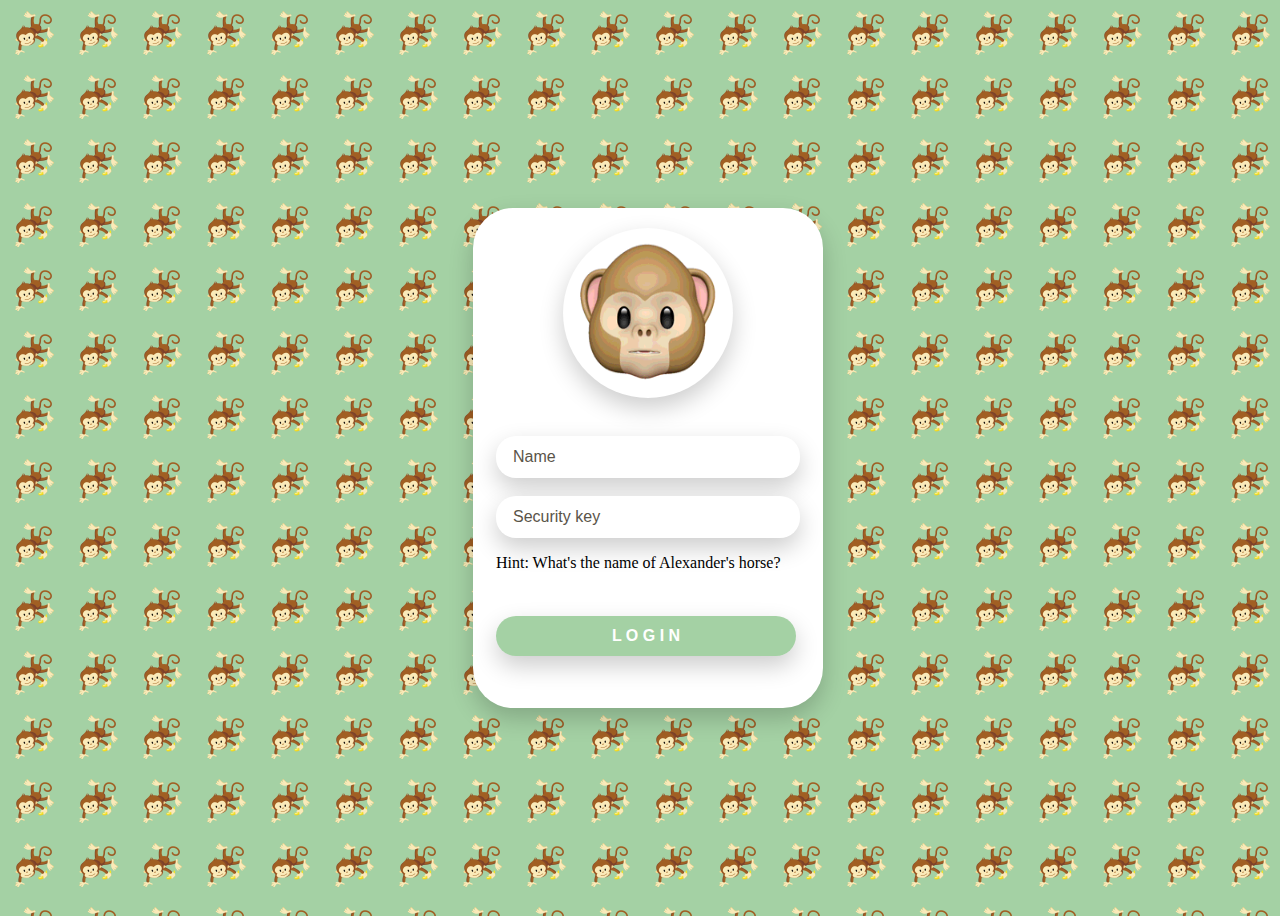
<file: index.html>
<!DOCTYPE html>
<html>
  <head>
    <title></title>
    <link rel="stylesheet" type="text/css" href="style2.css" />
    <meta name="viewport" content="width=device-width, initial-scale=1.0" />
  </head>
  <body>
    <div class="maincontainer">
      <div class="monkeylogin">
        <div class="animcon" id="animcon">
          <img id="hands" src="images/hands.png" />
        </div>
        <div class="formcon">
          <form id="loginForm">
            <input
              type="Name"
              id="mail"
              name=""
              onclick="openeye();"
              class="tb"
              placeholder="Name"
              autocomplete="off"
            />
            <br />
            <br />
            <input
              type="password"
              id="pwdbar"
              onclick="closeye();"
              name="pwd"
              class="tb"
              placeholder="Security key"
            />
            <br />
            <p class="hint">Hint: What's the name of Alexander's horse?</p>
            <br />
            <input type="submit" name="" class="sbutton" value="L O G I N" />
          </form>
        </div>
      </div>
    </div>
    <script type="text/javascript" src="script2.js"></script>
  </body>
</html>
</file>
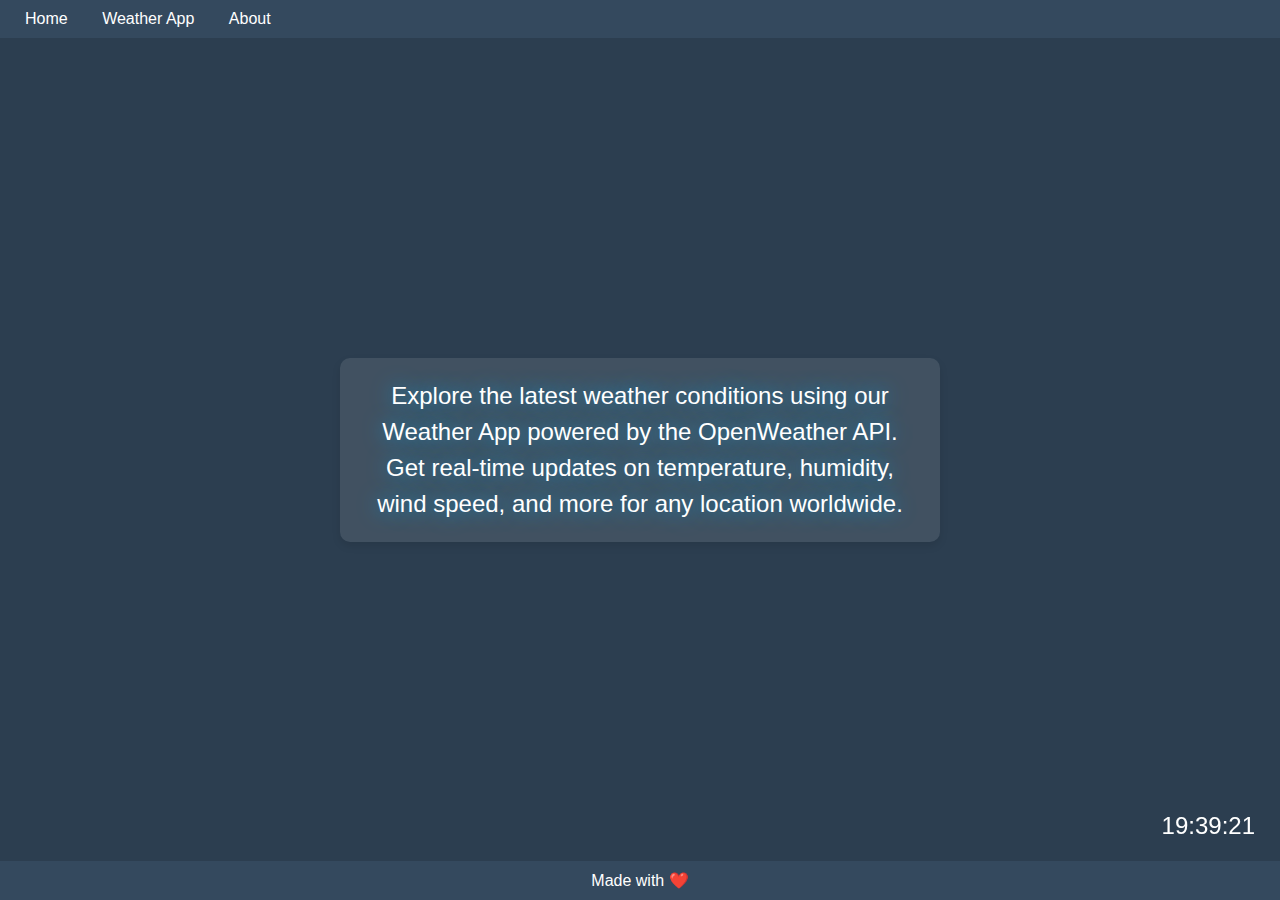
<file: about.html>
<!DOCTYPE html>
<html lang="en">
  <head>
    <meta charset="UTF-8" />
    <meta name="viewport" content="width=device-width, initial-scale=1.0" />
    <title>Welcome to Weather App</title>
    <link rel="stylesheet" href="style.css" />
    <style>
      body {
        background-color: #2c3e50;
        display: flex;
        flex-direction: column;
        align-items: center;
        justify-content: center;
        height: 100vh;
        margin: 0;
      }

      .content {
        text-align: center;
        color: #fff;
      }

      .app-info {
        max-width: 600px;
        margin: 20px;
        padding: 20px;
        background-color: rgba(255, 255, 255, 0.1);
        border-radius: 10px;
        box-shadow: 0 4px 8px rgba(0, 0, 0, 0.1);
        font-size: 24px;
        line-height: 1.5;
        text-shadow: 0 0 20px rgba(0, 173, 239, 0.8); /* Neon blue color for glowing effect */
      }

      .navbar {
        background-color: #34495e;
        padding: 10px;
        width: 100%;
        text-align: left;
      }

      .nav-link {
        color: #fff;
        text-decoration: none;
        margin: 0 15px;
        font-size: 16px;
      }

      .clock {
        color: white;
        font-size: 24px; /* Increased font size */
        margin-top: 10px;
      }

      .footer {
        background-color: #34495e;
        color: #fff;
        text-align: center;
        padding: 10px;
        width: 100%;
      }
    </style>
  </head>

  <body>
    <div class="navbar">
      <a href="home.html" class="nav-link">Home</a>
      <a href="app.html" class="nav-link">Weather App</a>
      <a href="about.html" class="nav-link">About</a>
    </div>

    <div class="content">
      <div class="app-info">
        <p>
          Explore the latest weather conditions using our Weather App powered by
          the OpenWeather API. Get real-time updates on temperature, humidity,
          wind speed, and more for any location worldwide.
        </p>
      </div>
    </div>

    <div class="clock" id="clock">clock</div>

    <footer class="footer">
      <p>Made with ❤️</p>
    </footer>

    <script src="script.js"></script>
  </body>
</html>
</file>
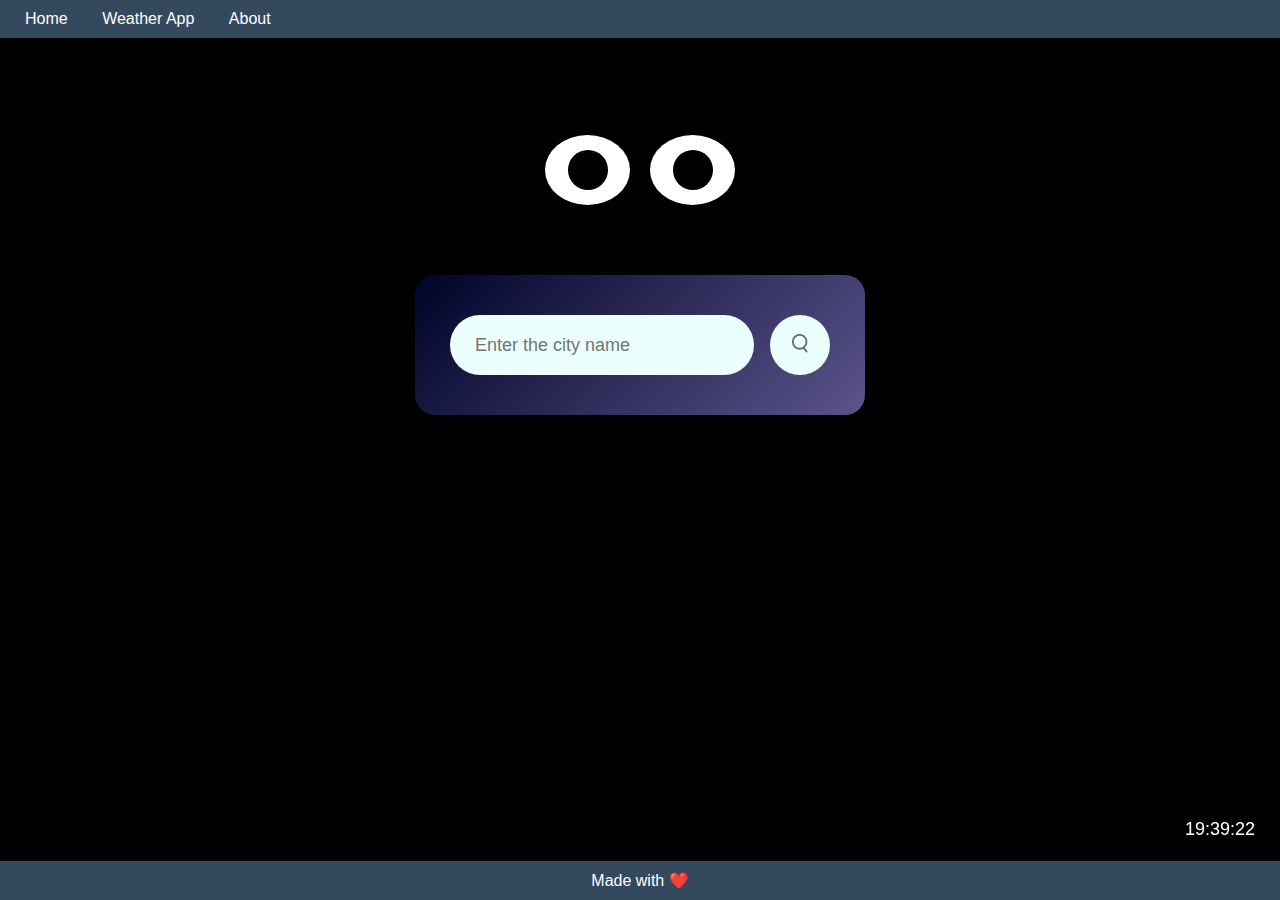
<file: app.html>
<!DOCTYPE html>
<html lang="en">
  <head>
    <meta charset="UTF-8" />
    <meta name="viewport" content="width=device-width, initial-scale=1.0" />
    <title>Weather App</title>
    <link rel="stylesheet" href="style.css" />
  </head>
  <body>
    <div class="navbar">
      <a href="home.html" class="nav-link">Home</a>
      <a href="app.html" class="nav-link">Weather App</a>
      <a href="about.html" class="nav-link">About</a>
    </div>
    <div class="eyes">
      <div class="eye">
        <div class="pupil"></div>
      </div>
      <div class="eye">
        <div class="pupil"></div>
      </div>
    </div>
    <div class="card">
      <div class="search">
        <input
          type="text"
          placeholder="Enter the city name"
          spellcheck="false"
        />
        <button><img src="images/search.png" /></button>
      </div>

      <div class="error">
        <p>Invalid Name</p>
      </div>

      <div class="weather">
        <img src="images/rain.png" class="weather-icon" />
        <h1 class="temp">22°C</h1>
        <h2 class="city">Bihar</h2>

        <div class="details">
          <div class="col">
            <img src="images/humidity.png" />
            <div>
              <p class="humidity">50%</p>
              <p>Humidity</p>
            </div>
          </div>

          <div class="col">
            <img src="images/wind.png" />
            <div>
              <p class="wind">15 km/h</p>
              <p>Wind Speed</p>
            </div>
          </div>
        </div>
      </div>
    </div>
    <div class="clock" id="clock">clock</div>
    <footer class="footer">
      <p>Made with ❤️</p>
    </footer>
    <script src="script.js"></script>
  </body>
</html>
</file>
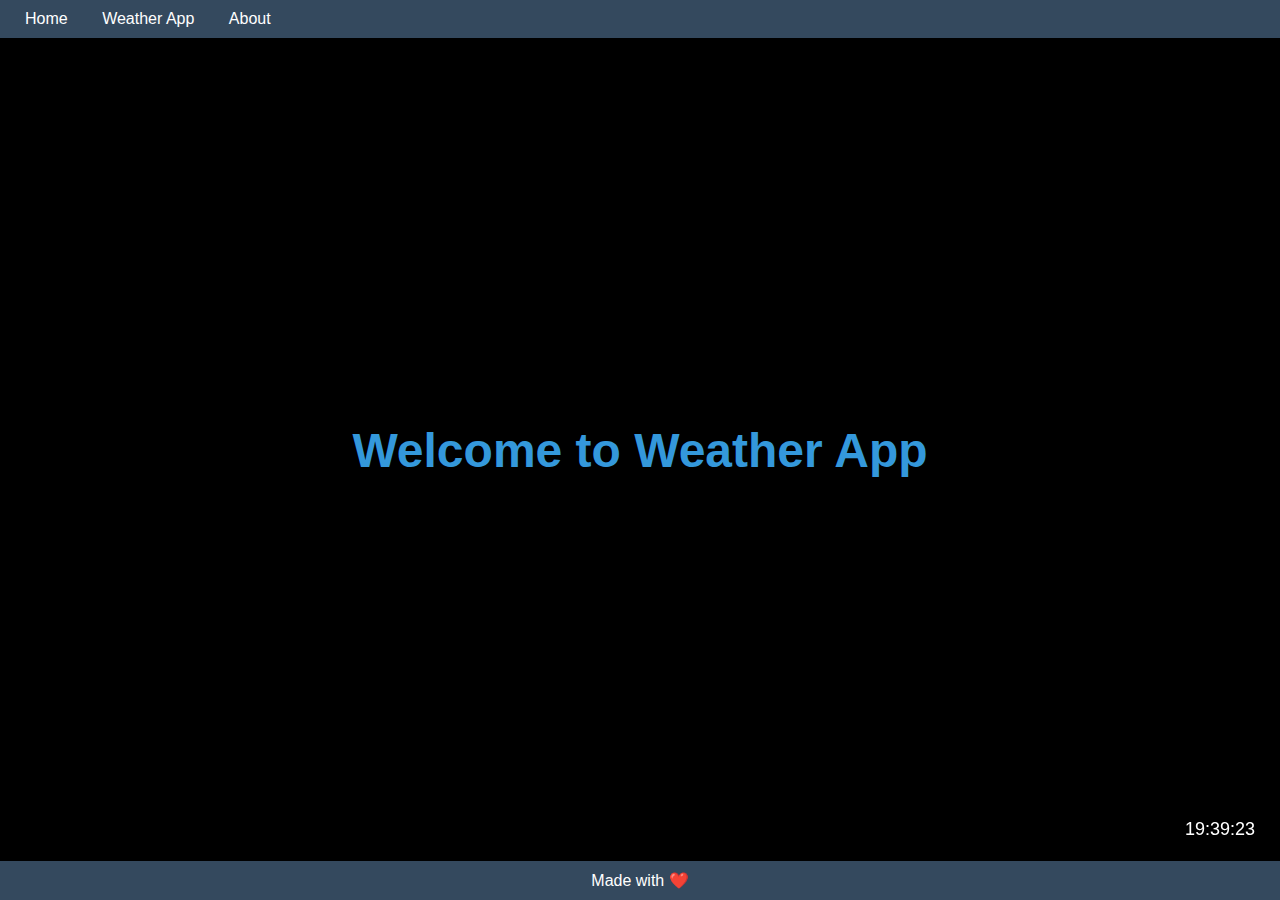
<file: home.html>
<!DOCTYPE html>
<html lang="en">
  <head>
    <meta charset="UTF-8" />
    <meta name="viewport" content="width=device-width, initial-scale=1.0" />
    <title>Welcome to Weather App</title>
    <link rel="stylesheet" href="style.css" />
  </head>
  <body>
    <div class="navbar">
      <a href="home.html" class="nav-link">Home</a>
      <a href="app.html" class="nav-link">Weather App</a>
      <a href="about.html" class="nav-link">About</a>
    </div>
    <div class="content">
      <h1 class="blink" id="welcomeText">Welcome to Weather App</h1>
    </div>
    <div class="clock" id="clock">clock</div>
    <footer class="footer">
      <p>Made with ❤️</p>
    </footer>
    <script src="script.js"></script>
  </body>
</html>
</file>
<file: style2.css>
body
{
	background:url('images/monkeybg.png') #1b8c1b66 ;
	background-size: 5%;
}
.maincontainer
{
	display: flex;
	align-items: center;
	justify-content: center;
	width: 100vw;
	height: 100vh;
}

.monkeylogin
{
	width: 350px;
	height: 500px;
	box-shadow: 0 10px 25px rgba(0, 0, 0, .2);
	display: flex;
	align-items: center;
	flex-direction: column;
	background-color: white;
	border-radius: 40px;
}
.animcon
{
	background-color: white;

	overflow: hidden;
	/*overflow hidden because to keep the hand image hidden below*/
	margin-top:20px;
	height: 170px;
	width: 170px;
	border-radius: 50%;
	background-image:url('images/monkey.gif');
	background-size: 90% 85%;
	background-repeat: no-repeat;
	background-position: center;
	box-shadow: 0 10px 25px rgba(0, 0, 0, .2);

	/*flex center to keep the hand image in the center*/
	display: flex;
	align-items: center;
	flex-direction: column;
}
.animcon img
{
	margin-top:110%;
	height: 170px;
	width: 170px;
	transition: 1s;
}

.formcon
{
	margin-top: 38px;
}
input
{
	height: 40px;
	width: 300px;
	/*background-color: #254E58;*/
	border-radius: 20px;
	border:none;
	color: #5a5449;
	text-indent: 15px;
	font-size: 100%;
	box-shadow: 0 10px 25px rgba(0, 0, 0, .2);
	outline: none;
}
input::placeholder
{
	color:#5a5449;
	font-size: 100%;
	font-weight: lighter;
	text-indent: 15px;
}
.sbutton
{
	text-indent: 0px;
	height: 40px;
	width: 300px;
	margin-top: 10px;
	background-color: #1b8c1b66;
	transition: "2s";
	border: none;
	color: white;
	font-weight: bolder;
	box-shadow: 0 10px 25px rgba(0, 0, 0, .2);
	outline: none;

}
.sbutton:hover
{
	color: #5a5449;
	cursor: pointer;
}

.foot
{
	color: #5a5449;
	font-weight: lighter;
	margin-top: 40px;
}
</file>
<file: style.css>
* {
  margin: 0;
  padding: 0;
  font-family: "Poppins", sans-serif;
  box-sizing: border-box;
}


body {
  background-color: #000;
  display: flex;
  flex-direction: column; /* Adjusted for stacking the navbar and content */
  align-items: center;
  height: 100vh;
}

* {
  margin: 0;
  padding: 0;
  box-sizing: border-box;
}

.navbar {
  background-color: #34495e;
  padding: 10px;
  width: 100%;
  text-align: left;
  position: fixed; /* Fixed position to make it stay at the top */
  top: 0; /* Stick to the top of the viewport */
  z-index: 1; /* Ensures the navbar is on top of other elements */
}

.content {
  flex: 1; /* Takes remaining vertical space */
  display: flex;
  flex-direction: column;
  justify-content: center;
  align-items: center;
  margin-bottom: 60px;
  margin-top: 60px; /* Adjusted margin to account for the fixed navbar */
}

.nav-link {
  color: #fff;
  text-decoration: none;
  margin: 0 15px;
  font-size: 16px;
}

h1 {
  font-family: "Poppins", sans-serif;
  font-size: 48px;
  color: #3498db;
  text-align: center;
  opacity: 1; /* Initial opacity */
  white-space: nowrap; /* Prevent line break */
  overflow: hidden; /* Hide overflowing content */
}

.blink {
  animation: blink 3s infinite;
}
@keyframes blink {
  0%, 100% {
    opacity: 1;
    transform: scale(1);
  }
  50% {
    opacity: 0;
    transform: scale(1.2);
  }
}

.clock {
  color: white;
  font-size: 18px;
  margin-top: 10px;
  position: fixed; /* Fixed position to make it stay above the footer */
  bottom: 60px; /* Adjusted bottom value to position above the footer */
  width: 100%;
  margin-right: 50px;
  text-align: right;
}

.footer {
  background-color: #34495e;
  color: #fff;
  text-align: center;
  padding: 10px;
  width: 100%;
  position: fixed; /* Fixed position to make it stay at the bottom */
  bottom: 0; /* Stick to the bottom of the viewport */
}


.eyes {
  width: 100%;
  height: 200px;
  display: flex;
  justify-content: center;
  align-items: center;
  flex-direction: row;
  column-gap: 20px;
  margin-top: 70px;
  
}

.eye {
  width: 85px;
  height: 70px;
  border-radius: 100%;
  background-color: #fff;
  display: flex;
  justify-content: center;
  align-items: center;
}

.pupil {
  width: 40px;
  height: 40px;
  border-radius: 101px;
  background-color: #000;
}

.card {
  width: 90%;
  max-width: 450px;
  background: linear-gradient(135deg, #000428 , #5b548a);
  color: #fff;
  margin: 5px auto 0;
  border-radius: 20px;
  padding: 40px 35px;
  text-align: center;
}

.search {
  width: 100%;
  display: flex;
  align-items: center;
  justify-content: space-between;
}

.search input {
  border: none;
  outline: none;
  background: #ebfffc;
  color: #555;
  padding: 10px 25px;
  height: 60px;
  border-radius: 30px;
  flex: 1;
  margin-right: 16px;
  font-size: 18px;
}

.search button {
  border: none;
  outline: none;
  background: #ebfffc;
  border-radius: 50%;
  width: 60px;
  height: 60px;
  cursor: pointer;
}

.search button img{
    width: 16px;
}

.weather-icon{
    width: 170px;
    margin-top: 30px;
}

.weather h1{
    font-size: 80px;
    font-weight: 500;
}

.weather h2{
    font-size: 45px;
    font-weight: 400;
    margin-top: 10px;
}

.details{
    display: flex;
    align-items: center;
    justify-content: space-between;
    padding: 0 20px;
    margin-top: 50px;
    
}

.col{
    display: flex;
    align-items: center;
    text-align: left;
}

.col img{
    width: 40px;
    margin-right: 10px;
}

.humidity, 
.wind {
    font-size: 28px;
    margin-bottom: 6px;
}

.weather{
  display: none;
}

.error{
  text-align: left;
  margin-left: 10px;
  font-size: 14px;
  margin-top: 10px;
  display: none;
}
</file>
